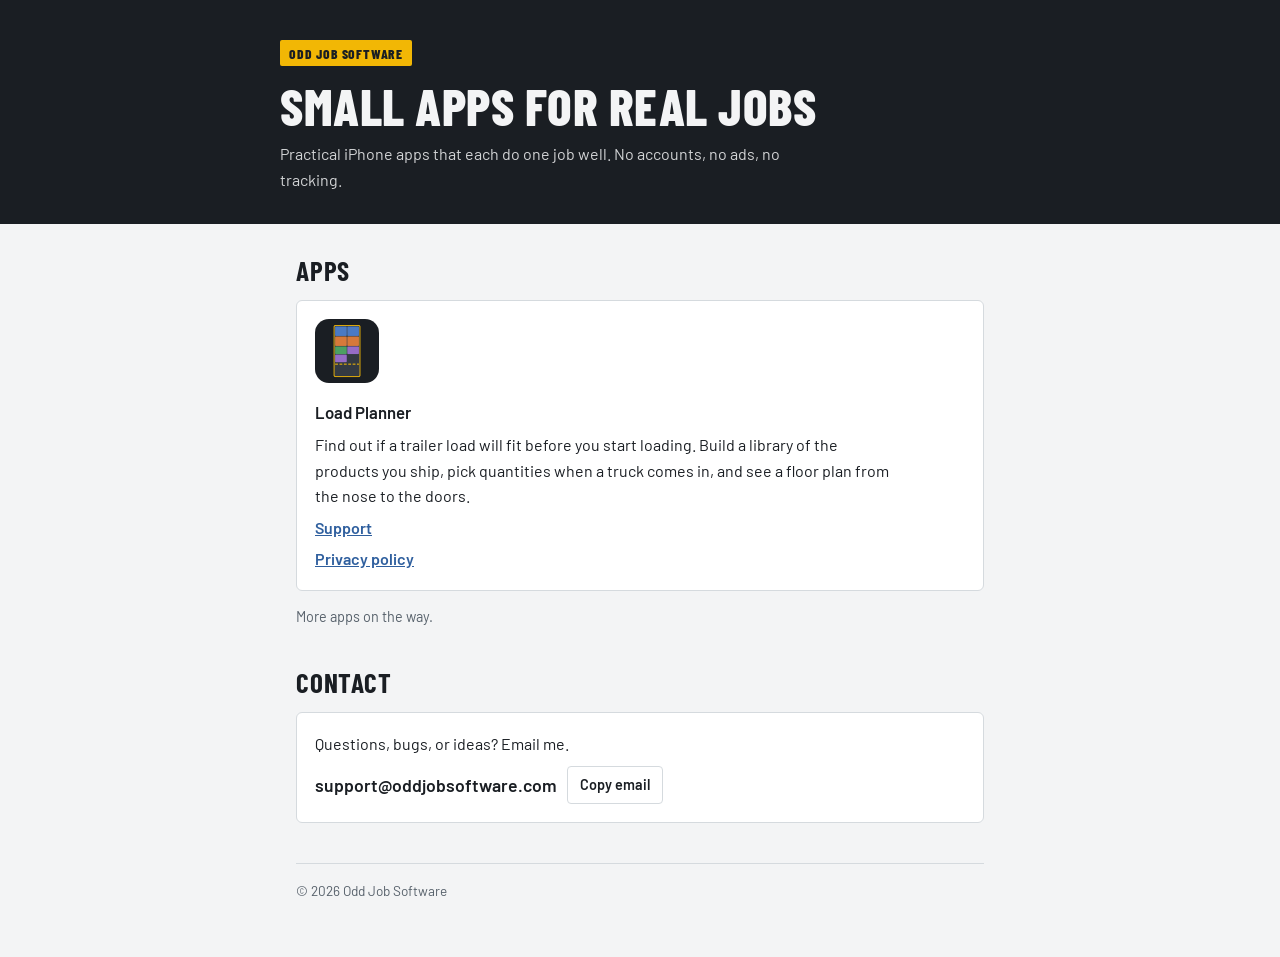
<file: index.html>
<!doctype html>
<html lang="en">
<head>
<meta charset="utf-8">
<meta name="viewport" content="width=device-width, initial-scale=1">
<title>Odd Job Software</title>
<meta name="description" content="Small, useful iPhone apps built around real work.">
<link rel="icon" href="/loadplanner/icon.png">
<link rel="preconnect" href="https://fonts.googleapis.com">
<link rel="preconnect" href="https://fonts.gstatic.com" crossorigin>
<link rel="stylesheet" href="https://fonts.googleapis.com/css2?family=Barlow+Condensed:wght@700;800&family=Barlow:wght@400;500;600&display=swap">
<link rel="stylesheet" href="/style.css">
</head>
<body>
<header class="band">
  <div class="band-inner">
    <span class="mark">Odd Job Software</span>
    <h1>Small apps for real jobs</h1>
    <p>Practical iPhone apps that each do one job well. No accounts, no ads, no tracking.</p>
  </div>
</header>

<main class="main">
  <section aria-labelledby="apps-h">
    <h2 id="apps-h">Apps</h2>
    <div class="card app">
      <img src="/loadplanner/icon.png" alt="Load Planner app icon">
      <div>
        <h3>Load Planner</h3>
        <p>Find out if a trailer load will fit before you start loading. Build a library of the products you ship, pick quantities when a truck comes in, and see a floor plan from the nose to the doors.</p>
        <div class="links">
          <a href="/loadplanner/">Support</a>
          <a href="/loadplanner/privacy/">Privacy policy</a>
        </div>
      </div>
    </div>
    <p class="meta">More apps on the way.</p>
  </section>

  <section aria-labelledby="contact-h">
    <h2 id="contact-h">Contact</h2>
    <div class="card">
      <p>Questions, bugs, or ideas? Email me.</p>
      <div class="email-row">
        <span class="email" id="email">support@oddjobsoftware.com</span>
        <button type="button" data-copy="email">Copy email</button>
      </div>
    </div>
  </section>

  <footer>
    <span>© 2026 Odd Job Software</span>
  </footer>
</main>
<script src="/copy.js"></script>
</body>
</html>
</file>
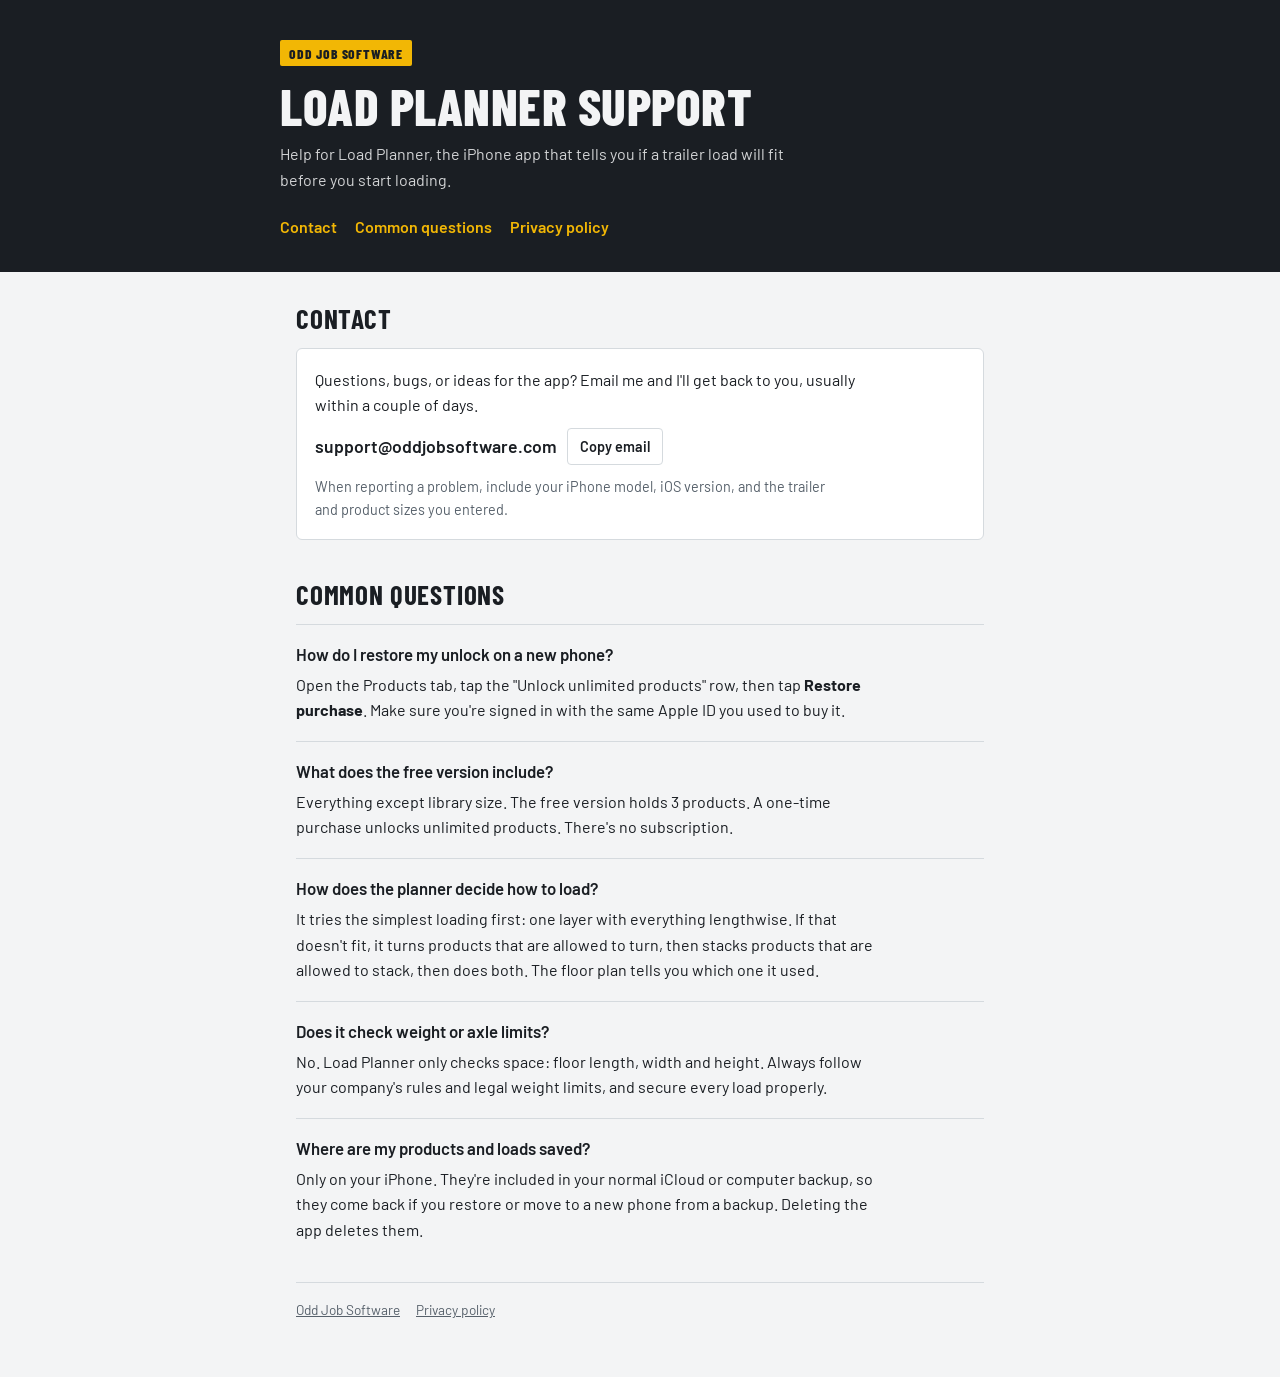
<file: loadplanner/index.html>
<!doctype html>
<html lang="en">
<head>
<meta charset="utf-8">
<meta name="viewport" content="width=device-width, initial-scale=1">
<title>Load Planner Support</title>
<meta name="description" content="Help and contact for Load Planner, the iPhone app that tells you if a trailer load will fit.">
<link rel="icon" href="/loadplanner/icon.png">
<link rel="preconnect" href="https://fonts.googleapis.com">
<link rel="preconnect" href="https://fonts.gstatic.com" crossorigin>
<link rel="stylesheet" href="https://fonts.googleapis.com/css2?family=Barlow+Condensed:wght@700;800&family=Barlow:wght@400;500;600&display=swap">
<link rel="stylesheet" href="/style.css">
</head>
<body>
<header class="band">
  <div class="band-inner">
    <a class="mark" href="/">Odd Job Software</a>
    <h1>Load Planner support</h1>
    <p>Help for Load Planner, the iPhone app that tells you if a trailer load will fit before you start loading.</p>
    <nav aria-label="Sections">
      <a href="#contact">Contact</a>
      <a href="#faq">Common questions</a>
      <a href="/loadplanner/privacy/">Privacy policy</a>
    </nav>
  </div>
</header>

<main class="main">
  <section id="contact" aria-labelledby="contact-h">
    <h2 id="contact-h">Contact</h2>
    <div class="card">
      <p>Questions, bugs, or ideas for the app? Email me and I'll get back to you, usually within a couple of days.</p>
      <div class="email-row">
        <span class="email" id="email">support@oddjobsoftware.com</span>
        <button type="button" data-copy="email">Copy email</button>
      </div>
      <p class="meta">When reporting a problem, include your iPhone model, iOS version, and the trailer and product sizes you entered.</p>
    </div>
  </section>

  <section id="faq" aria-labelledby="faq-h">
    <h2 id="faq-h">Common questions</h2>
    <div class="faq">
      <div>
        <h3>How do I restore my unlock on a new phone?</h3>
        <p>Open the Products tab, tap the "Unlock unlimited products" row, then tap <strong>Restore purchase</strong>. Make sure you're signed in with the same Apple ID you used to buy it.</p>
      </div>
      <div>
        <h3>What does the free version include?</h3>
        <p>Everything except library size. The free version holds 3 products. A one-time purchase unlocks unlimited products. There's no subscription.</p>
      </div>
      <div>
        <h3>How does the planner decide how to load?</h3>
        <p>It tries the simplest loading first: one layer with everything lengthwise. If that doesn't fit, it turns products that are allowed to turn, then stacks products that are allowed to stack, then does both. The floor plan tells you which one it used.</p>
      </div>
      <div>
        <h3>Does it check weight or axle limits?</h3>
        <p>No. Load Planner only checks space: floor length, width and height. Always follow your company's rules and legal weight limits, and secure every load properly.</p>
      </div>
      <div>
        <h3>Where are my products and loads saved?</h3>
        <p>Only on your iPhone. They're included in your normal iCloud or computer backup, so they come back if you restore or move to a new phone from a backup. Deleting the app deletes them.</p>
      </div>
    </div>
  </section>

  <footer>
    <a href="/">Odd Job Software</a>
    <a href="/loadplanner/privacy/">Privacy policy</a>
  </footer>
</main>
<script src="/copy.js"></script>
</body>
</html>
</file>
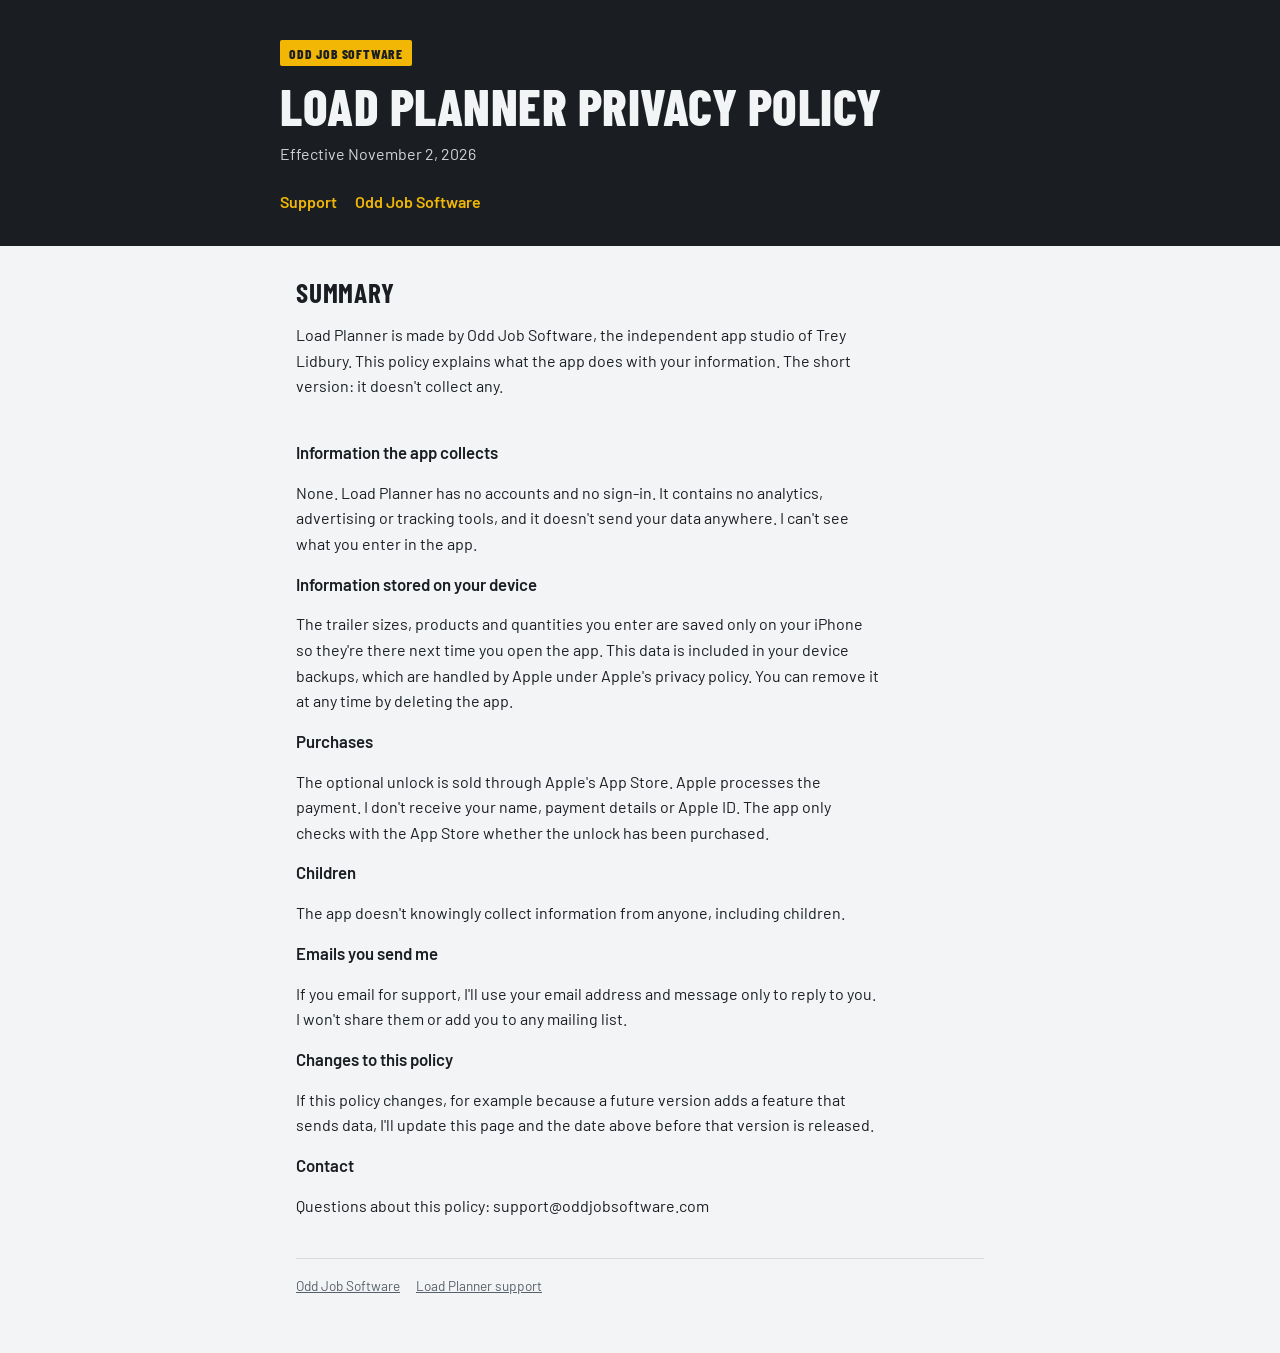
<file: loadplanner/privacy/index.html>
<!doctype html>
<html lang="en">
<head>
<meta charset="utf-8">
<meta name="viewport" content="width=device-width, initial-scale=1">
<title>Load Planner Privacy Policy</title>
<meta name="description" content="Privacy policy for Load Planner by Odd Job Software. The app collects no data.">
<link rel="icon" href="/loadplanner/icon.png">
<link rel="preconnect" href="https://fonts.googleapis.com">
<link rel="preconnect" href="https://fonts.gstatic.com" crossorigin>
<link rel="stylesheet" href="https://fonts.googleapis.com/css2?family=Barlow+Condensed:wght@700;800&family=Barlow:wght@400;500;600&display=swap">
<link rel="stylesheet" href="/style.css">
</head>
<body>
<header class="band">
  <div class="band-inner">
    <a class="mark" href="/">Odd Job Software</a>
    <h1>Load Planner privacy policy</h1>
    <p>Effective November 2, 2026</p>
    <nav aria-label="Sections">
      <a href="/loadplanner/">Support</a>
      <a href="/">Odd Job Software</a>
    </nav>
  </div>
</header>

<main class="main">
  <section aria-labelledby="summary-h">
    <h2 id="summary-h">Summary</h2>
    <p>Load Planner is made by Odd Job Software, the independent app studio of Trey Lidbury. This policy explains what the app does with your information. The short version: it doesn't collect any.</p>
  </section>

  <section aria-labelledby="collect-h">
    <h3 id="collect-h">Information the app collects</h3>
    <p>None. Load Planner has no accounts and no sign-in. It contains no analytics, advertising or tracking tools, and it doesn't send your data anywhere. I can't see what you enter in the app.</p>

    <h3>Information stored on your device</h3>
    <p>The trailer sizes, products and quantities you enter are saved only on your iPhone so they're there next time you open the app. This data is included in your device backups, which are handled by Apple under Apple's privacy policy. You can remove it at any time by deleting the app.</p>

    <h3>Purchases</h3>
    <p>The optional unlock is sold through Apple's App Store. Apple processes the payment. I don't receive your name, payment details or Apple ID. The app only checks with the App Store whether the unlock has been purchased.</p>

    <h3>Children</h3>
    <p>The app doesn't knowingly collect information from anyone, including children.</p>

    <h3>Emails you send me</h3>
    <p>If you email for support, I'll use your email address and message only to reply to you. I won't share them or add you to any mailing list.</p>

    <h3>Changes to this policy</h3>
    <p>If this policy changes, for example because a future version adds a feature that sends data, I'll update this page and the date above before that version is released.</p>

    <h3>Contact</h3>
    <p>Questions about this policy: <span style="user-select:all">support@oddjobsoftware.com</span></p>
  </section>

  <footer>
    <a href="/">Odd Job Software</a>
    <a href="/loadplanner/">Load Planner support</a>
  </footer>
</main>
</body>
</html>
</file>
<file: style.css>
/* Odd Job Software: one readable column, dark tape-yellow header band, plain document sections */
:root{
  --bg:#f3f4f5; --surface:#ffffff; --ink:#1a1e23; --muted:#57616b; --line:#d5dade;
  --band:#1a1e23; --band-ink:#f3f4f5; --tape:#f2b705; --tape-ink:#1a1e23; --link:#2f5f9e;
  --display:'Barlow Condensed','Arial Narrow',Arial,sans-serif;
  --body:'Barlow',system-ui,-apple-system,'Segoe UI',sans-serif;
  color-scheme:light;
}
@media (prefers-color-scheme: dark){ :root{
  --bg:#15181b; --surface:#1e2226; --ink:#e8ebee; --muted:#9aa4ae; --line:#343a41;
  --band:#0e1013; --band-ink:#e8ebee; --link:#8fb4ea; color-scheme:dark }}
*{box-sizing:border-box}
html{-webkit-text-size-adjust:100%}
body{margin:0;background:var(--bg);color:var(--ink);font-family:var(--body);font-size:16px;line-height:1.6}
a{color:var(--link)}
a:focus-visible,button:focus-visible{outline:2px solid var(--tape);outline-offset:2px}
.band{background:var(--band);color:var(--band-ink);padding:40px 16px 32px}
.band-inner,.main{max-width:720px;margin:0 auto}
.mark{display:inline-block;background:var(--tape);color:var(--tape-ink);font-family:var(--display);font-weight:800;letter-spacing:.06em;text-transform:uppercase;font-size:.85rem;padding:3px 9px 1px;border-radius:2px;text-decoration:none}
h1{font-family:var(--display);font-weight:800;font-size:clamp(2.2rem,7vw,3.2rem);line-height:1;margin:14px 0 10px;text-transform:uppercase;letter-spacing:.01em;text-wrap:balance}
.band p{margin:0;opacity:.85;max-width:60ch}
nav{display:flex;flex-wrap:wrap;gap:8px 18px;margin-top:22px;font-weight:600}
nav a{color:var(--tape);text-decoration:none}
nav a:hover{text-decoration:underline}
.main{padding:32px 16px 56px;display:flex;flex-direction:column;gap:40px}
section{display:flex;flex-direction:column;gap:14px;scroll-margin-top:16px}
h2{font-family:var(--display);font-weight:700;font-size:1.7rem;text-transform:uppercase;letter-spacing:.03em;margin:0;line-height:1.1}
h3{font-size:1.05rem;font-weight:600;margin:0}
p{margin:0;max-width:65ch}
.card{background:var(--surface);border:1px solid var(--line);border-radius:6px;padding:18px;display:flex;flex-direction:column;gap:10px}
.app{display:flex;gap:16px;align-items:flex-start}
.app img{width:64px;height:64px;border-radius:14px;flex:none}
.app div{display:flex;flex-direction:column;gap:6px;min-width:0}
.links{display:flex;flex-wrap:wrap;gap:6px 16px;font-weight:600}
.email-row{display:flex;flex-wrap:wrap;align-items:center;gap:10px}
.email{font-weight:600;font-size:1.1rem;user-select:all;word-break:break-all}
button{font:inherit;font-weight:600;font-size:.9rem;border:1px solid var(--line);background:transparent;color:var(--ink);padding:6px 12px;border-radius:4px;cursor:pointer}
.faq{display:flex;flex-direction:column;gap:18px}
.faq div{display:flex;flex-direction:column;gap:4px;padding-top:16px;border-top:1px solid var(--line)}
.meta{color:var(--muted);font-size:.9rem}
footer{color:var(--muted);font-size:.85rem;border-top:1px solid var(--line);padding-top:16px;display:flex;flex-wrap:wrap;gap:6px 16px}
footer a{color:var(--muted)}
</file>
